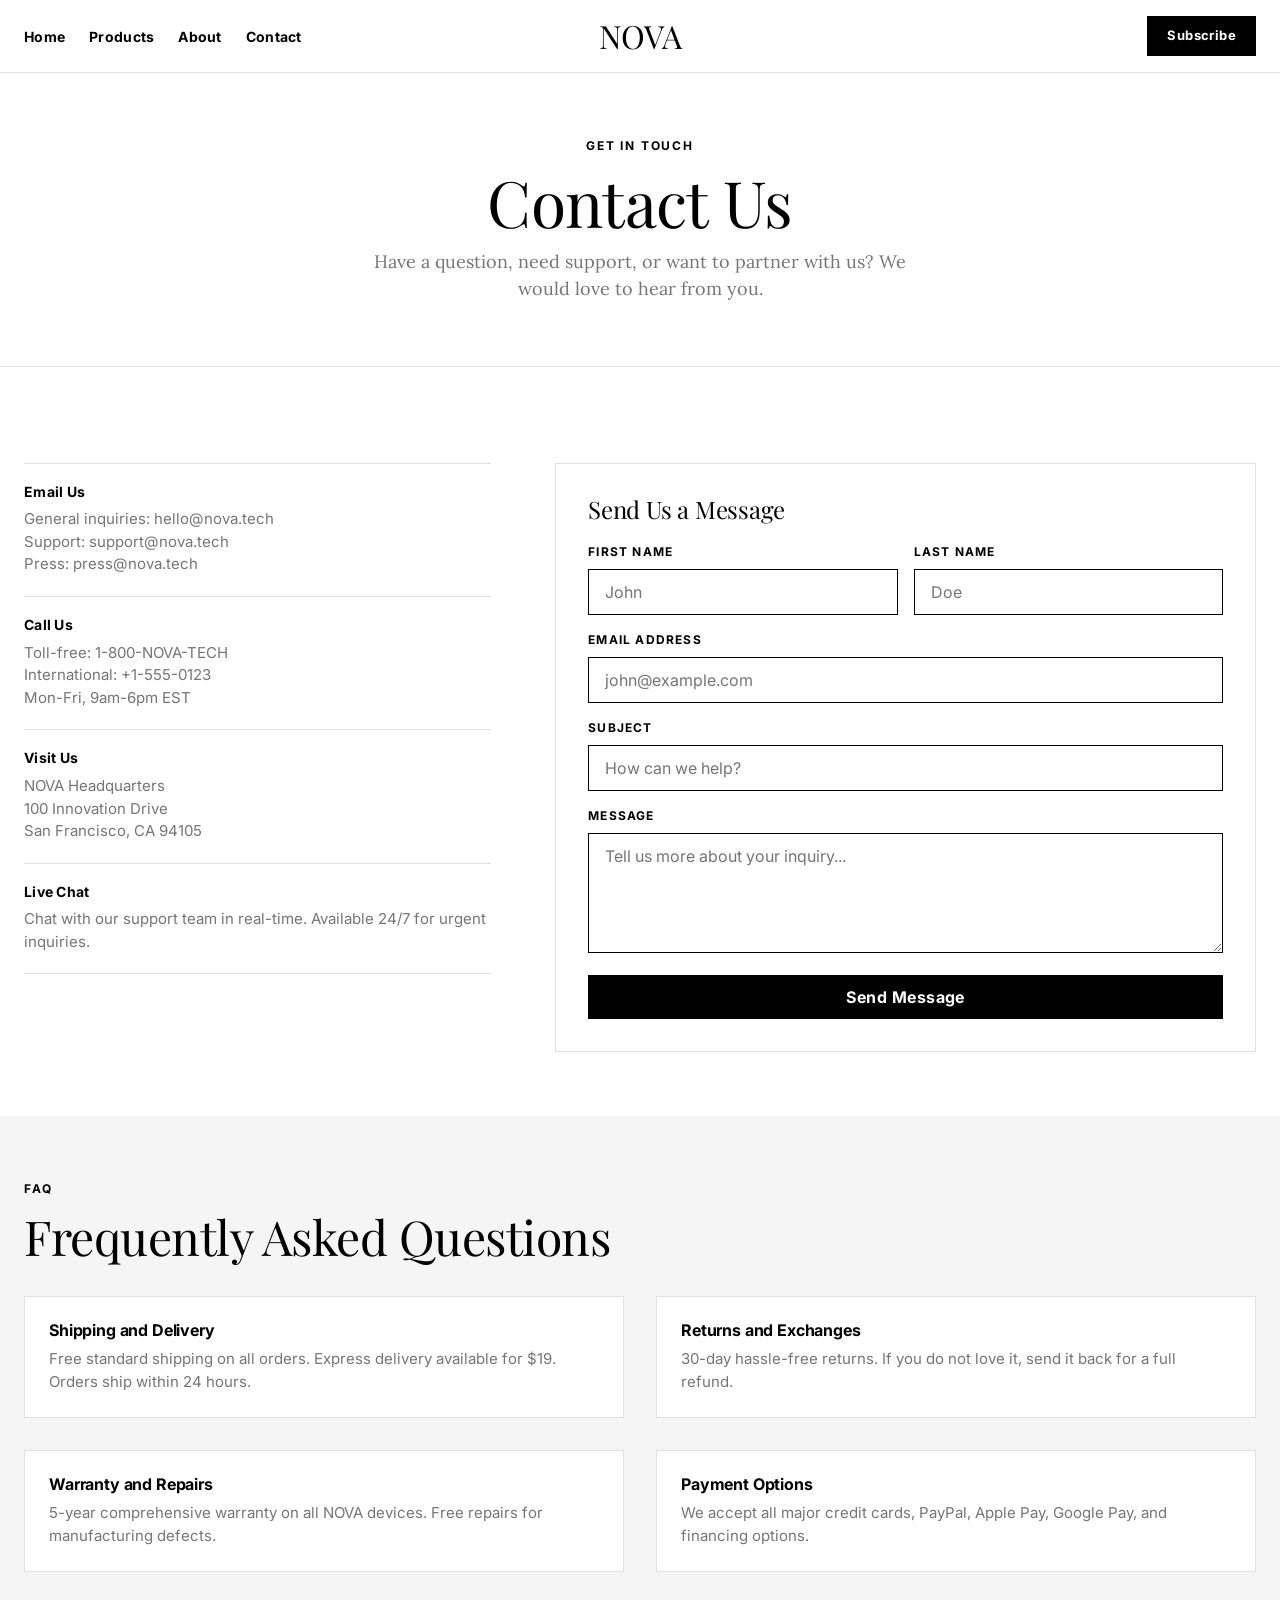
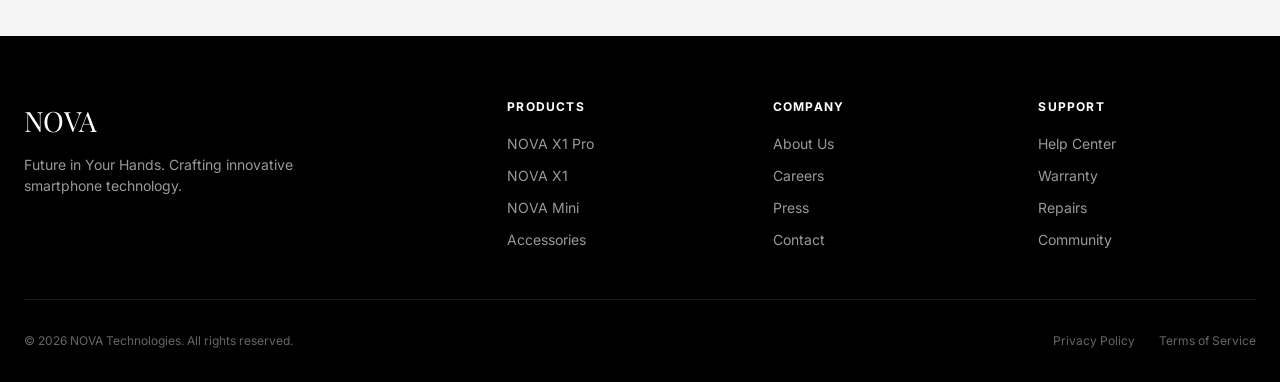
<file: contact.html>
<!DOCTYPE html>
<html lang="en">
<head>
  <meta charset="UTF-8">
  <meta name="viewport" content="width=device-width, initial-scale=1.0">
  <title>Contact — NOVA Technologies</title>
  <meta name="description" content="Get in touch with NOVA — we are here to help with orders, support, partnerships, and more.">
  <link rel="preconnect" href="https://fonts.googleapis.com">
  <link rel="preconnect" href="https://fonts.gstatic.com" crossorigin>
  <link rel="preconnect" href="https://images.unsplash.com">
  <link href="https://fonts.googleapis.com/css2?family=Playfair+Display:wght@400;500&family=Lora:wght@400;700&family=Inter:wght@400;700&display=swap" rel="stylesheet">
  <link rel="stylesheet" href="assets/css/style.css">
</head>
<body>

  <!-- Masthead -->
  <header class="masthead">
    <div class="container masthead-inner">
      <nav>
        <ul class="masthead-nav">
          <li><a href="index.html" class="masthead-link">Home</a></li>
          <li><a href="products.html" class="masthead-link">Products</a></li>
          <li><a href="about.html" class="masthead-link">About</a></li>
          <li><a href="contact.html" class="masthead-link">Contact</a></li>
        </ul>
      </nav>
      <a href="index.html" class="masthead-logo">NOVA</a>
      <div class="masthead-right">
        <a href="products.html" class="btn btn-primary" style="padding: 0.625rem 1.25rem; font-size: 0.8125rem;">Subscribe</a>
        <button class="masthead-toggle" aria-label="Toggle menu">
          <span></span>
          <span></span>
          <span></span>
        </button>
      </div>
    </div>
  </header>

  <!-- Page Hero -->
  <section class="page-hero">
    <div class="container">
      <div class="eyebrow">Get in Touch</div>
      <h1>Contact Us</h1>
      <p>Have a question, need support, or want to partner with us? We would love to hear from you.</p>
    </div>
  </section>

  <!-- Contact Section -->
  <section class="contact-section">
    <div class="container">
      <div class="contact-grid">
        <div class="contact-info">
          <div class="contact-info-item">
            <h4>Email Us</h4>
            <p>General inquiries: hello@nova.tech<br>Support: support@nova.tech<br>Press: press@nova.tech</p>
          </div>
          <div class="contact-info-item">
            <h4>Call Us</h4>
            <p>Toll-free: 1-800-NOVA-TECH<br>International: +1-555-0123<br>Mon-Fri, 9am-6pm EST</p>
          </div>
          <div class="contact-info-item">
            <h4>Visit Us</h4>
            <p>NOVA Headquarters<br>100 Innovation Drive<br>San Francisco, CA 94105</p>
          </div>
          <div class="contact-info-item">
            <h4>Live Chat</h4>
            <p>Chat with our support team in real-time. Available 24/7 for urgent inquiries.</p>
          </div>
        </div>

        <div class="contact-form">
          <h3 style="font-family: var(--font-display); font-size: 1.5rem; margin-bottom: var(--space-xl);">Send Us a Message</h3>
          <form id="contactForm">
            <div class="form-row">
              <div class="form-group">
                <label class="form-label" for="firstName">First Name</label>
                <input type="text" id="firstName" class="form-input" placeholder="John" required>
              </div>
              <div class="form-group">
                <label class="form-label" for="lastName">Last Name</label>
                <input type="text" id="lastName" class="form-input" placeholder="Doe" required>
              </div>
            </div>
            <div class="form-group">
              <label class="form-label" for="email">Email Address</label>
              <input type="email" id="email" class="form-input" placeholder="john@example.com" required>
            </div>
            <div class="form-group">
              <label class="form-label" for="subject">Subject</label>
              <input type="text" id="subject" class="form-input" placeholder="How can we help?" required>
            </div>
            <div class="form-group">
              <label class="form-label" for="message">Message</label>
              <textarea id="message" class="form-textarea" placeholder="Tell us more about your inquiry..." required></textarea>
            </div>
            <button type="submit" class="btn btn-primary" style="width: 100%;">Send Message</button>
          </form>
        </div>
      </div>
    </div>
  </section>

  <!-- FAQ -->
  <section class="feature-section">
    <div class="container">
      <div class="eyebrow">FAQ</div>
      <h2>Frequently Asked Questions</h2>

      <div class="feature-grid">
        <div class="feature-item">
          <h4>Shipping and Delivery</h4>
          <p>Free standard shipping on all orders. Express delivery available for $19. Orders ship within 24 hours.</p>
        </div>
        <div class="feature-item">
          <h4>Returns and Exchanges</h4>
          <p>30-day hassle-free returns. If you do not love it, send it back for a full refund.</p>
        </div>
        <div class="feature-item">
          <h4>Warranty and Repairs</h4>
          <p>5-year comprehensive warranty on all NOVA devices. Free repairs for manufacturing defects.</p>
        </div>
        <div class="feature-item">
          <h4>Payment Options</h4>
          <p>We accept all major credit cards, PayPal, Apple Pay, Google Pay, and financing options.</p>
        </div>
      </div>
    </div>
  </section>

  <!-- Footer -->
  <footer class="footer">
    <div class="container">
      <div class="footer-grid">
        <div class="footer-brand">
          <div class="footer-logo">NOVA</div>
          <p>Future in Your Hands. Crafting innovative smartphone technology.</p>
        </div>
        <div class="footer-column">
          <h4>Products</h4>
          <ul class="footer-links">
            <li><a href="product-detail.html" class="footer-link">NOVA X1 Pro</a></li>
            <li><a href="product-detail.html" class="footer-link">NOVA X1</a></li>
            <li><a href="product-detail.html" class="footer-link">NOVA Mini</a></li>
            <li><a href="products.html" class="footer-link">Accessories</a></li>
          </ul>
        </div>
        <div class="footer-column">
          <h4>Company</h4>
          <ul class="footer-links">
            <li><a href="about.html" class="footer-link">About Us</a></li>
            <li><a href="about.html" class="footer-link">Careers</a></li>
            <li><a href="about.html" class="footer-link">Press</a></li>
            <li><a href="contact.html" class="footer-link">Contact</a></li>
          </ul>
        </div>
        <div class="footer-column">
          <h4>Support</h4>
          <ul class="footer-links">
            <li><a href="#" class="footer-link">Help Center</a></li>
            <li><a href="#" class="footer-link">Warranty</a></li>
            <li><a href="#" class="footer-link">Repairs</a></li>
            <li><a href="#" class="footer-link">Community</a></li>
          </ul>
        </div>
      </div>
      <div class="footer-bottom">
        <div class="footer-copyright">&copy; 2026 NOVA Technologies. All rights reserved.</div>
        <div class="footer-legal">
          <a href="#" class="footer-legal-link">Privacy Policy</a>
          <a href="#" class="footer-legal-link">Terms of Service</a>
        </div>
      </div>
    </div>
  </footer>

  <script src="assets/js/main.js"></script>
  <script>
    document.getElementById('contactForm').addEventListener('submit', function(e) {
      e.preventDefault();
      const btn = this.querySelector('button[type="submit"]');
      const originalText = btn.textContent;
      btn.textContent = 'Sending...';
      btn.disabled = true;

      setTimeout(() => {
        btn.textContent = 'Message Sent';
        btn.style.background = '#057dbc';
        this.reset();

        setTimeout(() => {
          btn.textContent = originalText;
          btn.style.background = '';
          btn.disabled = false;
        }, 3000);
      }, 1500);
    });
  </script>
</body>
</html>
</file>
<file: assets/css/style.css>
/* ============================================
   NOVA — WIRED Magazine Design System
   Strict black-and-white editorial aesthetic
   ============================================ */

/* ---------- Design Tokens ---------- */
:root {
  /* Colors */
  --color-canvas: #ffffff;
  --color-canvas-soft: #f5f5f5;
  --color-ink: #000000;
  --color-ink-soft: #1a1a1a;
  --color-body: #757575;
  --color-hairline: #e0e0e0;
  --color-link: #057dbc;
  --color-on-primary: #ffffff;

  /* Typography */
  --font-display: 'Playfair Display', 'Georgia', serif;
  --font-body: 'Lora', 'Georgia', serif;
  --font-sans: 'Inter', 'Helvetica Neue', sans-serif;

  /* Spacing */
  --space-xxs: 2px;
  --space-xs: 4px;
  --space-sm: 8px;
  --space-md: 12px;
  --space-lg: 16px;
  --space-xl: 20px;
  --space-2xl: 24px;
  --space-3xl: 32px;
  --space-4xl: 48px;
  --space-5xl: 64px;

  /* Transitions */
  --duration-fast: 0.15s;
  --duration-normal: 0.25s;
  --ease-out: cubic-bezier(0.25, 0.1, 0.25, 1);
}

/* ---------- Reset & Base ---------- */
*,
*::before,
* *::after {
  margin: 0;
  padding: 0;
  box-sizing: border-box;
}

html {
  scroll-behavior: smooth;
  font-size: 16px;
  -webkit-font-smoothing: antialiased;
  -moz-osx-font-smoothing: grayscale;
  text-rendering: optimizeLegibility;
}

body {
  font-family: var(--font-body);
  background-color: var(--color-canvas);
  color: var(--color-ink);
  line-height: 1.5;
  overflow-x: hidden;
}

::selection {
  background: var(--color-ink);
  color: var(--color-canvas);
}

img {
  max-width: 100%;
  display: block;
}

a {
  color: inherit;
  text-decoration: none;
}

/* ---------- Typography ---------- */
h1, h2, h3, h4, h5, h6 {
  font-family: var(--font-display);
  font-weight: 400;
  line-height: 1.1;
  letter-spacing: -0.01em;
  color: var(--color-ink);
}

h1 { font-size: clamp(2.5rem, 6vw, 4rem); line-height: 1.08; }
h2 { font-size: clamp(2rem, 4.5vw, 3rem); line-height: 1.12; }
h3 { font-size: clamp(1.5rem, 3vw, 2rem); line-height: 1.15; }
h4 { font-size: clamp(1.125rem, 2vw, 1.375rem); line-height: 1.2; }

p {
  font-family: var(--font-body);
  color: var(--color-ink);
  font-size: 1rem;
  line-height: 1.5;
}

/* ---------- Utility Classes ---------- */
.container {
  width: 100%;
  max-width: 1400px;
  margin: 0 auto;
  padding: 0 var(--space-2xl);
}

.section {
  padding: var(--space-5xl) 0;
}

.eyebrow {
  font-family: var(--font-sans);
  font-size: 0.75rem;
  font-weight: 700;
  letter-spacing: 0.15em;
  text-transform: uppercase;
  color: var(--color-ink);
  margin-bottom: var(--space-md);
}

/* ---------- Buttons ---------- */
.btn {
  display: inline-flex;
  align-items: center;
  justify-content: center;
  gap: var(--space-sm);
  padding: var(--space-md) var(--space-xl);
  font-family: var(--font-sans);
  font-size: 1rem;
  font-weight: 700;
  letter-spacing: 0.03em;
  border: none;
  cursor: pointer;
  transition: all var(--duration-fast) var(--ease-out);
  border-radius: 0;
  white-space: nowrap;
}

.btn-primary {
  background: var(--color-ink);
  color: var(--color-on-primary);
}

.btn-primary:hover {
  background: var(--color-ink-soft);
  transform: translateY(-1px);
}

.btn-outline {
  background: var(--color-canvas);
  color: var(--color-ink);
  border: 1px solid var(--color-ink);
}

.btn-outline:hover {
  background: var(--color-ink);
  color: var(--color-on-primary);
}

/* ---------- Masthead ---------- */
.masthead {
  background: var(--color-canvas);
  border-bottom: 1px solid var(--color-hairline);
  padding: var(--space-lg) 0;
  position: sticky;
  top: 0;
  z-index: 1000;
}

.masthead-inner {
  display: grid;
  grid-template-columns: 1fr auto 1fr;
  align-items: center;
  gap: var(--space-xl);
}

.masthead-nav {
  display: flex;
  align-items: center;
  gap: var(--space-2xl);
  list-style: none;
}

.masthead-link {
  font-family: var(--font-sans);
  font-size: 0.875rem;
  font-weight: 700;
  color: var(--color-ink);
  letter-spacing: 0.02em;
  transition: opacity var(--duration-fast);
}

.masthead-link:hover {
  opacity: 0.6;
}

.masthead-logo {
  font-family: var(--font-display);
  font-size: 2rem;
  font-weight: 400;
  letter-spacing: -0.02em;
  color: var(--color-ink);
  text-align: center;
  line-height: 1;
}

.masthead-right {
  display: flex;
  align-items: center;
  justify-content: flex-end;
  gap: var(--space-md);
}

.masthead-toggle {
  display: none;
  flex-direction: column;
  gap: 4px;
  background: none;
  border: none;
  cursor: pointer;
  padding: var(--space-sm);
}

.masthead-toggle span {
  display: block;
  width: 20px;
  height: 2px;
  background: var(--color-ink);
  transition: all var(--duration-normal) var(--ease-out);
}

/* ---------- Hero Band ---------- */
.hero-band {
  background: var(--color-canvas);
  padding: var(--space-5xl) 0;
  border-bottom: 1px solid var(--color-hairline);
}

.hero-grid {
  display: grid;
  grid-template-columns: 1fr 1fr;
  gap: var(--space-4xl);
  align-items: center;
}

.hero-content {
  max-width: 600px;
}

.hero-content h1 {
  margin-bottom: var(--space-xl);
}

.hero-content p {
  font-size: 1.1875rem;
  line-height: 1.5;
  margin-bottom: var(--space-2xl);
  color: var(--color-ink);
}

.hero-image {
  width: 100%;
  aspect-ratio: 4/3;
  overflow: hidden;
}

.hero-image img {
  width: 100%;
  height: 100%;
  object-fit: cover;
  transition: transform 0.6s var(--ease-out);
}

.hero-image:hover img {
  transform: scale(1.03);
}

/* ---------- Story Grid (Magazine Layout) ---------- */
.story-section {
  padding: var(--space-5xl) 0;
}

.story-grid {
  display: grid;
  grid-template-columns: repeat(2, 1fr);
  gap: var(--space-3xl);
  margin-top: var(--space-3xl);
}

.story-card {
  background: var(--color-canvas);
  cursor: pointer;
  transition: opacity var(--duration-fast);
}

.story-card:hover {
  opacity: 0.85;
}

.story-card-image {
  width: 100%;
  aspect-ratio: 4/3;
  overflow: hidden;
  margin-bottom: var(--space-lg);
}

.story-card-image img {
  width: 100%;
  height: 100%;
  object-fit: cover;
  transition: transform 0.6s var(--ease-out);
}

.story-card:hover .story-card-image img {
  transform: scale(1.03);
}

.story-card h3 {
  font-size: 1.5rem;
  margin-bottom: var(--space-sm);
  line-height: 1.15;
}

.story-card p {
  font-family: var(--font-sans);
  font-size: 0.9375rem;
  color: var(--color-body);
  line-height: 1.5;
}

/* ---------- Story Row (Bylined List) ---------- */
.story-rows {
  margin-top: var(--space-4xl);
}

.story-row {
  display: grid;
  grid-template-columns: 1fr auto;
  align-items: center;
  gap: var(--space-2xl);
  padding: var(--space-lg) 0;
  border-bottom: 1px solid var(--color-hairline);
  cursor: pointer;
  transition: opacity var(--duration-fast);
}

.story-row:first-child {
  border-top: 1px solid var(--color-hairline);
}

.story-row:hover {
  opacity: 0.7;
}

.story-row-content h4 {
  font-family: var(--font-sans);
  font-size: 1.0625rem;
  font-weight: 700;
  line-height: 1.375;
  margin-bottom: var(--space-xs);
  letter-spacing: -0.01em;
}

.story-row-meta {
  display: flex;
  align-items: center;
  gap: var(--space-sm);
  font-family: var(--font-sans);
  font-size: 0.75rem;
  color: var(--color-body);
  letter-spacing: 0.02em;
}

.story-row-meta .byline {
  font-weight: 700;
  color: var(--color-ink);
}

.story-row-image {
  width: 80px;
  height: 60px;
  overflow: hidden;
  flex-shrink: 0;
}

.story-row-image img {
  width: 100%;
  height: 100%;
  object-fit: cover;
}

/* ---------- Feature Section ---------- */
.feature-section {
  background: var(--color-canvas-soft);
  padding: var(--space-5xl) 0;
}

.feature-grid {
  display: grid;
  grid-template-columns: repeat(2, 1fr);
  gap: var(--space-3xl);
  margin-top: var(--space-3xl);
}

.feature-item {
  padding: var(--space-2xl);
  background: var(--color-canvas);
  border: 1px solid var(--color-hairline);
}

.feature-item h4 {
  font-family: var(--font-sans);
  font-size: 1rem;
  font-weight: 700;
  margin-bottom: var(--space-sm);
  letter-spacing: -0.01em;
}

.feature-item p {
  font-family: var(--font-sans);
  font-size: 0.9375rem;
  color: var(--color-body);
  line-height: 1.5;
}

/* ---------- Specs Table ---------- */
.specs-section {
  padding: var(--space-5xl) 0;
}

.specs-table {
  width: 100%;
  border-collapse: collapse;
  margin-top: var(--space-3xl);
}

.specs-table tr {
  border-bottom: 1px solid var(--color-hairline);
}

.specs-table tr:first-child {
  border-top: 1px solid var(--color-hairline);
}

.specs-table td {
  padding: var(--space-lg) var(--space-xl);
  font-family: var(--font-sans);
  font-size: 0.9375rem;
  vertical-align: top;
}

.specs-table td:first-child {
  font-weight: 700;
  color: var(--color-ink);
  width: 25%;
}

.specs-table td:last-child {
  color: var(--color-body);
}

/* ---------- Product Detail ---------- */
.product-hero {
  padding: var(--space-5xl) 0;
  border-bottom: 1px solid var(--color-hairline);
}

.product-hero-grid {
  display: grid;
  grid-template-columns: 1fr 1fr;
  gap: var(--space-5xl);
  align-items: center;
}

.product-hero-image {
  width: 100%;
  aspect-ratio: 3/4;
  overflow: hidden;
}

.product-hero-image img {
  width: 100%;
  height: 100%;
  object-fit: cover;
}

.product-hero-content h1 {
  margin-bottom: var(--space-md);
}

.product-hero-content .price {
  font-family: var(--font-sans);
  font-size: 1.5rem;
  font-weight: 700;
  color: var(--color-ink);
  margin-bottom: var(--space-xl);
}

.product-hero-content .description {
  font-size: 1.125rem;
  line-height: 1.5;
  margin-bottom: var(--space-2xl);
  color: var(--color-ink);
}

.product-specs {
  display: grid;
  grid-template-columns: repeat(2, 1fr);
  gap: var(--space-lg);
  margin-bottom: var(--space-2xl);
}

.product-spec {
  padding: var(--space-lg);
  border: 1px solid var(--color-hairline);
}

.product-spec-label {
  font-family: var(--font-sans);
  font-size: 0.6875rem;
  font-weight: 700;
  text-transform: uppercase;
  letter-spacing: 0.1em;
  color: var(--color-body);
  margin-bottom: var(--space-xs);
}

.product-spec-value {
  font-family: var(--font-sans);
  font-size: 1rem;
  font-weight: 700;
  color: var(--color-ink);
}

/* ---------- Contact ---------- */
.contact-section {
  padding: var(--space-5xl) 0;
}

.contact-grid {
  display: grid;
  grid-template-columns: 1fr 1.5fr;
  gap: var(--space-5xl);
  margin-top: var(--space-3xl);
}

.contact-info-item {
  padding: var(--space-xl) 0;
  border-bottom: 1px solid var(--color-hairline);
}

.contact-info-item:first-child {
  border-top: 1px solid var(--color-hairline);
}

.contact-info-item h4 {
  font-family: var(--font-sans);
  font-size: 0.875rem;
  font-weight: 700;
  margin-bottom: var(--space-sm);
  letter-spacing: 0.02em;
}

.contact-info-item p {
  font-family: var(--font-sans);
  font-size: 0.9375rem;
  color: var(--color-body);
  line-height: 1.5;
}

.contact-form {
  padding: var(--space-3xl);
  border: 1px solid var(--color-hairline);
}

.form-group {
  margin-bottom: var(--space-lg);
}

.form-label {
  display: block;
  font-family: var(--font-sans);
  font-size: 0.75rem;
  font-weight: 700;
  text-transform: uppercase;
  letter-spacing: 0.1em;
  margin-bottom: var(--space-sm);
  color: var(--color-ink);
}

.form-input,
.form-textarea {
  width: 100%;
  padding: var(--space-md) var(--space-lg);
  background: var(--color-canvas);
  border: 1px solid var(--color-ink);
  color: var(--color-ink);
  font-family: var(--font-sans);
  font-size: 1rem;
  border-radius: 0;
  transition: border-color var(--duration-fast);
}

.form-input:focus,
.form-textarea:focus {
  outline: none;
  border-color: var(--color-link);
}

.form-textarea {
  min-height: 120px;
  resize: vertical;
}

.form-row {
  display: grid;
  grid-template-columns: 1fr 1fr;
  gap: var(--space-lg);
}

/* ---------- About ---------- */
.about-story {
  padding: var(--space-5xl) 0;
}

.about-grid {
  display: grid;
  grid-template-columns: 1fr 1fr;
  gap: var(--space-5xl);
  align-items: center;
}

.about-image {
  width: 100%;
  aspect-ratio: 4/3;
  overflow: hidden;
}

.about-image img {
  width: 100%;
  height: 100%;
  object-fit: cover;
}

.about-content h2 {
  margin-bottom: var(--space-xl);
}

.about-content p {
  font-size: 1.0625rem;
  line-height: 1.5;
  margin-bottom: var(--space-lg);
  color: var(--color-ink);
}

/* ---------- Footer ---------- */
.footer {
  background: var(--color-ink);
  color: var(--color-on-primary);
  padding: var(--space-5xl) 0 var(--space-3xl);
}

.footer-grid {
  display: grid;
  grid-template-columns: 2fr 1fr 1fr 1fr;
  gap: var(--space-4xl);
  margin-bottom: var(--space-4xl);
}

.footer-brand {
  max-width: 280px;
}

.footer-logo {
  font-family: var(--font-display);
  font-size: 1.75rem;
  font-weight: 400;
  color: var(--color-on-primary);
  margin-bottom: var(--space-md);
  letter-spacing: -0.02em;
}

.footer-brand p {
  font-family: var(--font-sans);
  font-size: 0.875rem;
  color: rgba(255, 255, 255, 0.6);
  line-height: 1.5;
}

.footer-column h4 {
  font-family: var(--font-sans);
  font-size: 0.75rem;
  font-weight: 700;
  text-transform: uppercase;
  letter-spacing: 0.1em;
  color: var(--color-on-primary);
  margin-bottom: var(--space-lg);
}

.footer-links {
  list-style: none;
  display: flex;
  flex-direction: column;
  gap: var(--space-sm);
}

.footer-link {
  font-family: var(--font-sans);
  font-size: 0.875rem;
  color: rgba(255, 255, 255, 0.6);
  transition: color var(--duration-fast);
}

.footer-link:hover {
  color: var(--color-on-primary);
}

.footer-bottom {
  padding-top: var(--space-3xl);
  border-top: 1px solid rgba(255, 255, 255, 0.1);
  display: flex;
  justify-content: space-between;
  align-items: center;
  flex-wrap: wrap;
  gap: var(--space-md);
}

.footer-copyright {
  font-family: var(--font-sans);
  font-size: 0.75rem;
  color: rgba(255, 255, 255, 0.4);
}

.footer-legal {
  display: flex;
  gap: var(--space-2xl);
}

.footer-legal-link {
  font-family: var(--font-sans);
  font-size: 0.75rem;
  color: rgba(255, 255, 255, 0.4);
  transition: color var(--duration-fast);
}

.footer-legal-link:hover {
  color: var(--color-on-primary);
}

/* ---------- Page Hero ---------- */
.page-hero {
  padding: var(--space-5xl) 0;
  text-align: center;
  border-bottom: 1px solid var(--color-hairline);
}

.page-hero h1 {
  margin-bottom: var(--space-md);
}

.page-hero p {
  max-width: 560px;
  margin: 0 auto;
  font-size: 1.125rem;
  color: var(--color-body);
}

/* ---------- Scroll Reveal ---------- */
.reveal {
  opacity: 0;
  transform: translateY(30px);
  transition: all 0.7s var(--ease-out);
}

.reveal.visible {
  opacity: 1;
  transform: translateY(0);
}

.reveal-delay-1 { transition-delay: 0.08s; }
.reveal-delay-2 { transition-delay: 0.16s; }
.reveal-delay-3 { transition-delay: 0.24s; }
.reveal-delay-4 { transition-delay: 0.32s; }

/* ---------- Responsive ---------- */
@media (max-width: 1024px) {
  .hero-grid {
    grid-template-columns: 1fr;
    gap: var(--space-3xl);
  }

  .story-grid {
    grid-template-columns: 1fr;
  }

  .feature-grid {
    grid-template-columns: 1fr;
  }

  .product-hero-grid {
    grid-template-columns: 1fr;
    gap: var(--space-3xl);
  }

  .about-grid {
    grid-template-columns: 1fr;
    gap: var(--space-3xl);
  }

  .contact-grid {
    grid-template-columns: 1fr;
    gap: var(--space-3xl);
  }

  .footer-grid {
    grid-template-columns: 1fr 1fr;
  }
}

@media (max-width: 768px) {
  .masthead-inner {
    grid-template-columns: auto 1fr auto;
  }

  .masthead-nav {
    display: none;
  }

  .masthead-toggle {
    display: flex;
  }

  .masthead-nav.open {
    display: flex;
    flex-direction: column;
    position: absolute;
    top: 100%;
    left: 0;
    right: 0;
    background: var(--color-canvas);
    padding: var(--space-2xl);
    border-bottom: 1px solid var(--color-hairline);
    gap: var(--space-lg);
  }

  .masthead-logo {
    font-size: 1.5rem;
    text-align: left;
  }

  .story-row {
    grid-template-columns: 1fr;
    gap: var(--space-md);
  }

  .story-row-image {
    width: 100%;
    height: 160px;
  }

  .form-row {
    grid-template-columns: 1fr;
  }

  .footer-grid {
    grid-template-columns: 1fr;
  }

  .footer-bottom {
    flex-direction: column;
    text-align: center;
  }

  .product-specs {
    grid-template-columns: 1fr;
  }
}

/* ---------- Reduced Motion ---------- */
@media (prefers-reduced-motion: reduce) {
  *,
  *::before,
  *::after {
    animation-duration: 0.01ms !important;
    animation-iteration-count: 1 !important;
    transition-duration: 0.01ms !important;
  }

  html {
    scroll-behavior: auto;
  }
}
</file>
